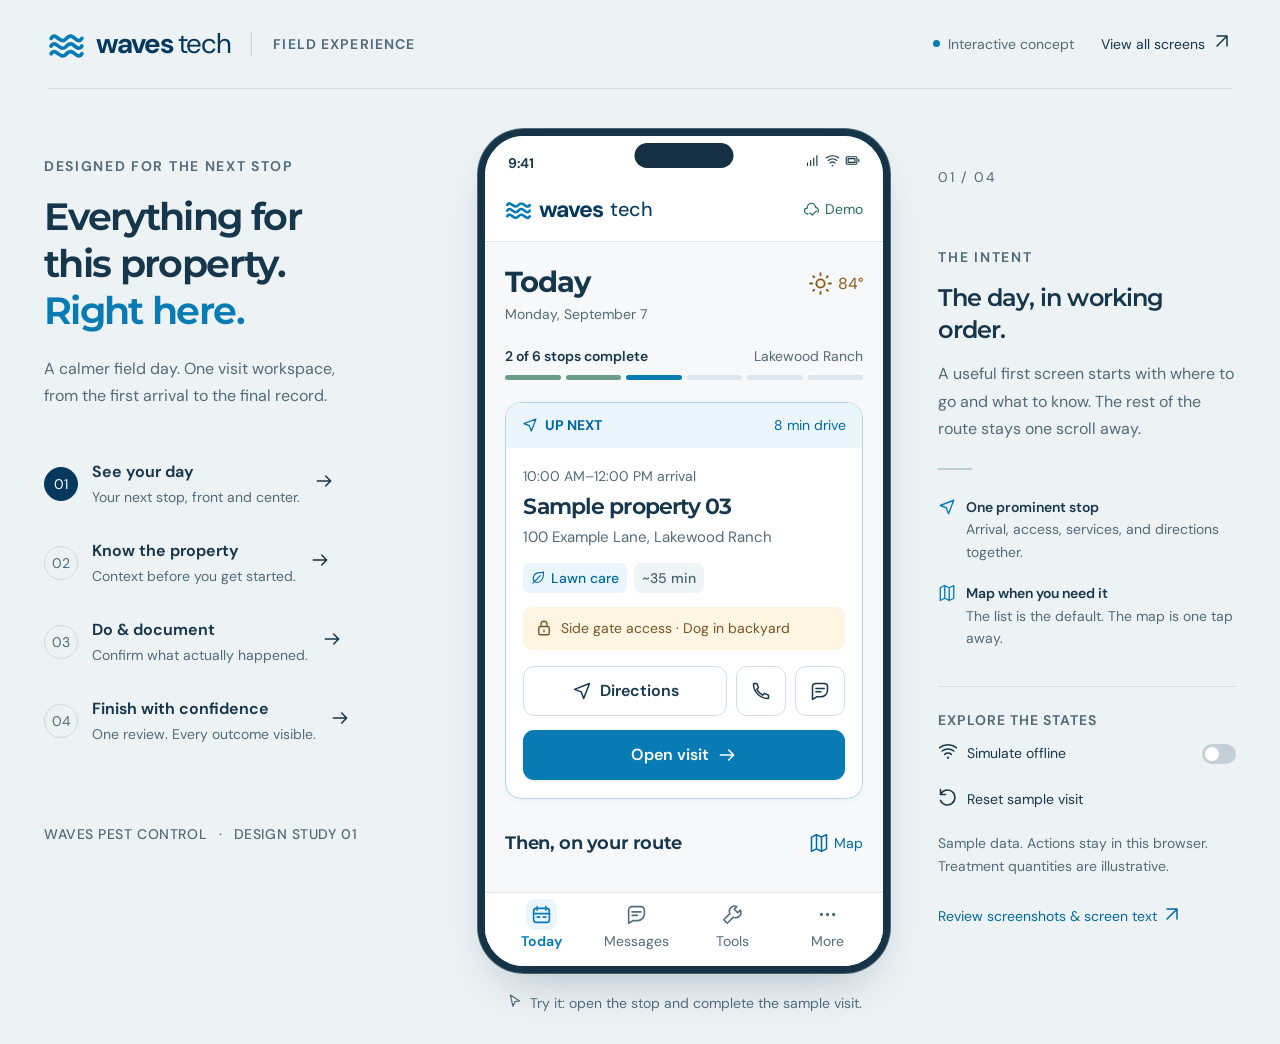
<file: index.html>
<!doctype html>
<html lang="en">
<head>
  <meta charset="utf-8">
  <meta name="viewport" content="width=device-width, initial-scale=1, viewport-fit=cover">
  <meta name="robots" content="index, follow">
  <meta name="theme-color" content="#04395e">
  <title>Waves Tech · Field experience concept</title>
  <link rel="stylesheet" href="style.css">
  <script src="app.js" defer></script>
<meta property="og:title" content="Waves Tech — Interactive UI Design"><meta property="og:description" content="Explore the proposed Waves Tech experience: Today, Current visit, Treatment, and Review and finish. Interactive concept with sample data."><meta property="og:image" content="https://wavespestcontrolfl.github.io/waves-tech-design-preview/design-board.png"><meta property="og:type" content="website"><meta name="twitter:card" content="summary_large_image">
</head>
<body>
  <header class="studio-header">
    <a class="studio-brand" href="index.html"><span class="brand-mark" data-icon="waves"></span><strong>waves<span>tech</span></strong><span class="studio-divider"></span><span class="studio-label">FIELD EXPERIENCE</span></a>
    <div class="studio-tools"><span class="concept-label"><i></i> Interactive concept</span><a href="board.html">View all screens <span data-icon="arrow-up-right"></span></a></div>
  </header>
  <main class="studio">
    <aside class="story">
      <div class="eyebrow">DESIGNED FOR THE NEXT STOP</div>
      <h1>Everything for<br>this property.<br><em>Right here.</em></h1>
      <p>A calmer field day. One visit workspace, from the first arrival to the final record.</p>
      <nav class="journey" aria-label="Preview screens">
        <button data-scene="today"><span>01</span><div><strong>See your day</strong><small>Your next stop, front and center.</small></div><span data-icon="arrow-right"></span></button>
        <button data-scene="visit"><span>02</span><div><strong>Know the property</strong><small>Context before you get started.</small></div><span data-icon="arrow-right"></span></button>
        <button data-scene="treatment"><span>03</span><div><strong>Do & document</strong><small>Confirm what actually happened.</small></div><span data-icon="arrow-right"></span></button>
        <button data-scene="review"><span>04</span><div><strong>Finish with confidence</strong><small>One review. Every outcome visible.</small></div><span data-icon="arrow-right"></span></button>
      </nav>
      <div class="story-foot">WAVES PEST CONTROL <span>·</span> DESIGN STUDY 01</div>
    </aside>
    <section class="device-area" aria-label="Interactive mobile preview">
      <div class="device"><div class="device-top"><span>9:41</span><div class="device-island"></div><div class="device-signals"><span data-icon="signal"></span><span data-icon="wifi"></span><span data-icon="battery"></span></div></div><div id="app" class="app"><header class="app-header"><div class="app-logo"><svg class="icon" viewBox="0 0 24 24" aria-hidden="true"><path d="M2 8c3-5 6 5 10 0s7 5 10 0M2 13c3-5 6 5 10 0s7 5 10 0M2 18c3-5 6 5 10 0s7 5 10 0"></path></svg>waves <small>tech</small></div><span class="sync-pill "><svg class="icon" viewBox="0 0 24 24" aria-hidden="true"><path d="M7 18H6a4 4 0 1 1 0-8 6 6 0 0 1 12-1 4.5 4.5 0 0 1 3 7"></path><path d="m10 17 3 3 6-6"></path></svg>Demo</span></header><div class="app-body"><div class="page-title-row"><div><h1>Today</h1><p class="subtext">Monday, September 7</p></div><div class="weather-icon"><svg class="icon" viewBox="0 0 24 24" aria-hidden="true"><circle cx="12" cy="12" r="4"></circle><path d="M12 2v2m0 16v2M2 12h2m16 0h2M5 5l1 1m12 12 1 1M5 19l1-1M18 6l1-1"></path></svg>84°</div></div><div class="progress-row"><strong>2 of 6 stops complete</strong><span>Lakewood Ranch</span></div><div class="progress-track" aria-label="2 of 6 stops complete"><span class="done"></span><span class="done"></span><span class="current"></span><span></span><span></span><span></span></div><article class="card next-card"><div class="card-topline"><span><svg class="icon" viewBox="0 0 24 24" aria-hidden="true"><path d="m21 3-7 18-3-8-8-3Z"></path></svg><strong>UP NEXT</strong></span><span>8 min drive</span></div><div class="card-main"><div class="subtext">10:00 AM–12:00 PM arrival</div><h2 style="margin-top:6px">Sample property 03</h2><p>100 Example Lane, Lakewood Ranch</p><div class="pills"><span class="pill blue"><svg class="icon" viewBox="0 0 24 24" aria-hidden="true"><path d="M20 3c-3 3-14-2-16 8-2 9 8 12 13 5 3-4 3-8 3-13ZM3 21 15 9"></path></svg>Lawn care</span><span class="pill">~35 min</span></div><div class="access-line"><svg class="icon" viewBox="0 0 24 24" aria-hidden="true"><rect x="5" y="10" width="14" height="11" rx="2"></rect><path d="M8 10V7a4 4 0 0 1 8 0v3m-4 5v2"></path></svg>Side gate access · Dog in backyard</div><div class="button-row"><button class="btn secondary" data-action="directions"><svg class="icon" viewBox="0 0 24 24" aria-hidden="true"><path d="m21 3-7 18-3-8-8-3Z"></path></svg>Directions</button><button class="btn secondary square" data-action="contact" aria-label="Call customer"><svg class="icon" viewBox="0 0 24 24" aria-hidden="true"><path d="M7 3H4a1 1 0 0 0-1 1c0 9 8 17 17 17a1 1 0 0 0 1-1v-3l-5-2-2 2a16 16 0 0 1-7-7l2-2Z"></path></svg></button><button class="btn secondary square" data-action="contact" aria-label="Message customer"><svg class="icon" viewBox="0 0 24 24" aria-hidden="true"><path d="M21 11a8 8 0 0 1-8 8H8l-5 3V7a4 4 0 0 1 4-4h10a4 4 0 0 1 4 4Z"></path><path d="M7 9h10M7 13h6"></path></svg></button></div><button class="btn primary wide" data-go="visit">Open visit<svg class="icon" viewBox="0 0 24 24" aria-hidden="true"><path d="M4 12h16m-6-6 6 6-6 6"></path></svg></button></div></article><div class="section-heading"><h2>Then, on your route</h2><button class="text-button" data-action="map"><svg class="icon" viewBox="0 0 24 24" aria-hidden="true"><path d="m3 5 6-3 6 3 6-3v17l-6 3-6-3-6 3Zm6-3v17m6-14v17"></path></svg>Map</button></div><div class="mini-route"><button class="stop-row" data-action="stop" data-stop="04"><span class="stop-number">04</span><div class="stop-description"><div class="stop-window">11:00 AM–1:00 PM</div><strong>Sample property 04</strong><p>200 Example Lane</p><span class="service-line">Quarterly pest</span></div><svg class="icon" viewBox="0 0 24 24" aria-hidden="true"><path d="m9 5 7 7-7 7"></path></svg></button><button class="stop-row" data-action="stop" data-stop="05"><span class="stop-number">05</span><div class="stop-description"><div class="stop-window">1:00–3:00 PM</div><strong>Sample property 05</strong><p>300 Example Lane</p><span class="service-line">Lawn care · Mosquito</span></div><svg class="icon" viewBox="0 0 24 24" aria-hidden="true"><path d="m9 5 7 7-7 7"></path></svg></button><button class="stop-row" data-action="stop" data-stop="06"><span class="stop-number">06</span><div class="stop-description"><div class="stop-window">2:00–4:00 PM</div><strong>Sample property 06</strong><p>400 Example Lane</p><span class="service-line">Quarterly pest</span></div><svg class="icon" viewBox="0 0 24 24" aria-hidden="true"><path d="m9 5 7 7-7 7"></path></svg></button></div><button class="completed-toggle" data-action="completed"><svg class="icon" viewBox="0 0 24 24" aria-hidden="true"><circle cx="12" cy="12" r="9"></circle><path d="m8 12 3 3 5-6"></path></svg>2 earlier stops completed<svg class="icon" viewBox="0 0 24 24" aria-hidden="true"><path d="m6 9 6 6 6-6"></path></svg></button><div class="sample-tag">Design preview · fictional properties</div></div><nav class="bottom-nav" aria-label="Tech navigation"><button data-go="today" class="active" aria-current="page"><svg class="icon" viewBox="0 0 24 24" aria-hidden="true"><rect x="3" y="5" width="18" height="16" rx="3"></rect><path d="M7 3v4m10-4v4M3 11h18m-14 4h3m4 0h3"></path></svg><span>Today</span></button><button data-go="messages" class=""><svg class="icon" viewBox="0 0 24 24" aria-hidden="true"><path d="M21 11a8 8 0 0 1-8 8H8l-5 3V7a4 4 0 0 1 4-4h10a4 4 0 0 1 4 4Z"></path><path d="M7 9h10M7 13h6"></path></svg><span>Messages</span></button><button data-go="tools" class=""><svg class="icon" viewBox="0 0 24 24" aria-hidden="true"><path d="m14 6 4 4 3-3a6 6 0 0 1-8 8l-7 7-4-4 7-7a6 6 0 0 1 8-8Z"></path></svg><span>Tools</span></button><button data-go="more" class=""><svg class="icon" viewBox="0 0 24 24" aria-hidden="true"><circle cx="5" cy="12" r="1"></circle><circle cx="12" cy="12" r="1"></circle><circle cx="19" cy="12" r="1"></circle></svg><span>More</span></button></nav></div></div>
      <div class="device-caption"><span data-icon="pointer"></span> Try it: open the stop and complete the sample visit.</div>
    </section>
    <aside class="design-notes">
      <div class="note-index" id="note-index">01 / 04</div><div class="eyebrow">THE INTENT</div>
      <h2 id="note-title"></h2><p id="note-copy"></p>
      <div class="note-rule"></div><div id="note-details"></div>
      <div class="preview-controls"><div class="eyebrow">EXPLORE THE STATES</div><button id="connection-toggle"><span data-icon="wifi"></span><span>Simulate offline</span><span class="toggle-track"></span></button><button id="reset-demo"><span data-icon="rotate"></span>Reset sample visit</button><p>Sample data. Actions stay in this browser. Treatment quantities are illustrative.</p></div>
      <a class="map-link" href="review.html">Review screenshots & screen text <span data-icon="arrow-up-right"></span></a>
    </aside>
  </main>
  <dialog id="sheet" aria-labelledby="sheet-title"><div class="sheet-head"><h2 id="sheet-title"></h2><button class="icon-button" id="close-sheet" aria-label="Close dialog"><span data-icon="x"></span></button></div><div id="sheet-content"></div></dialog>
  <div id="toast" class="toast" role="status" aria-live="polite"></div>
</body>
</html>
</file>
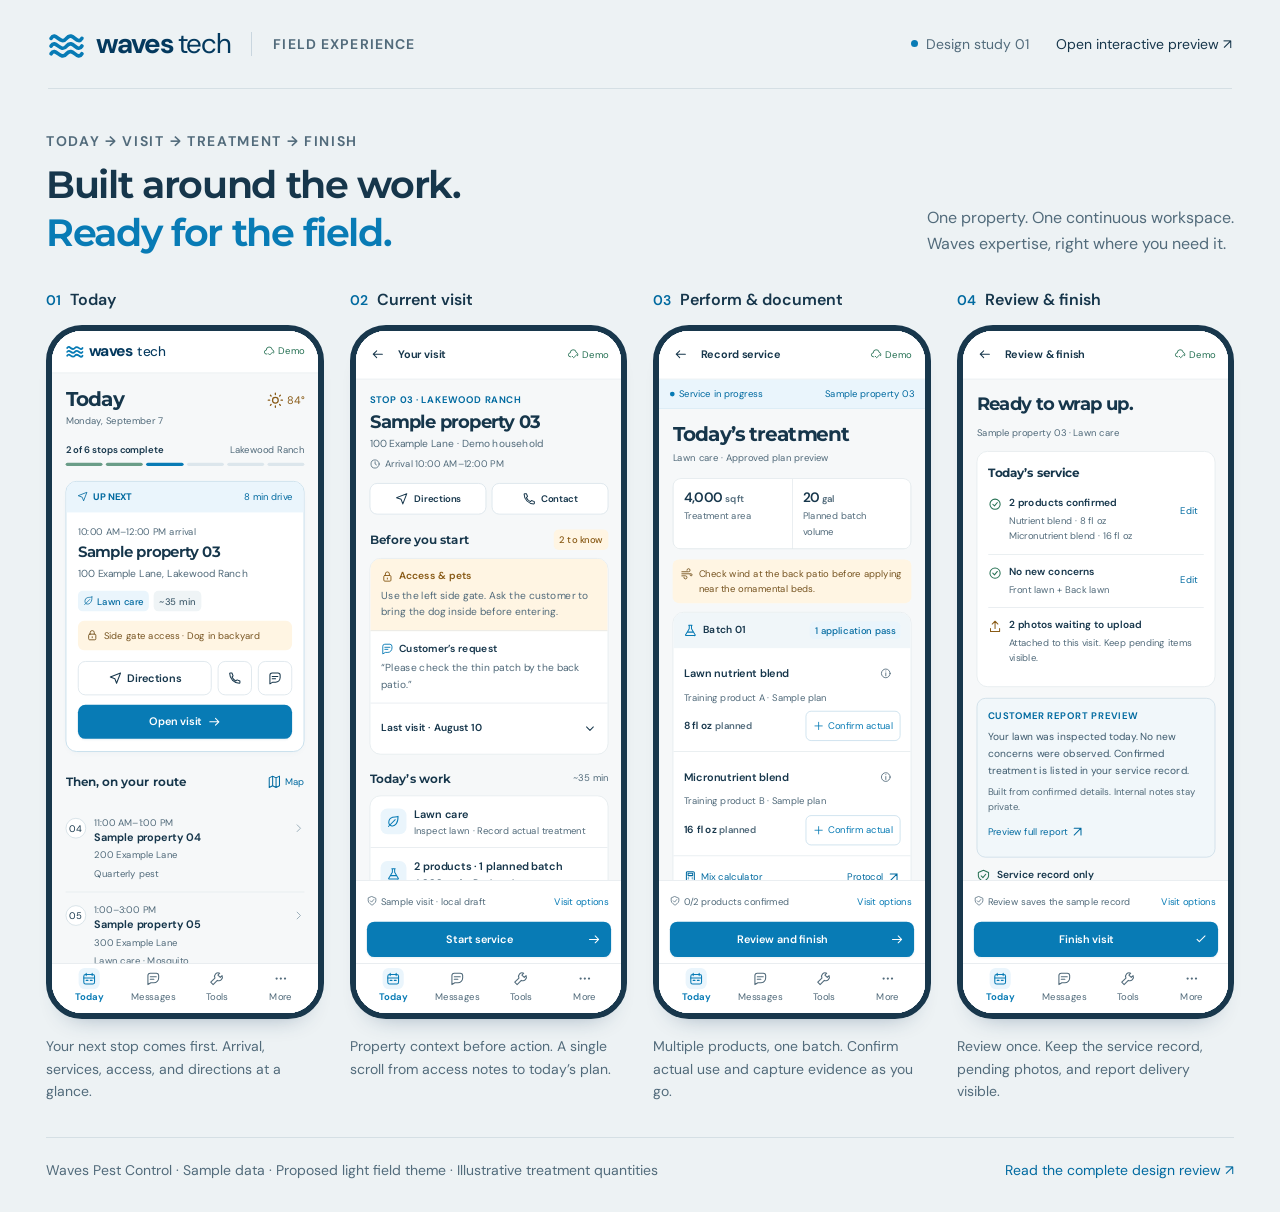
<file: board.html>
<!doctype html>
<html lang="en">
<head>
  <meta charset="utf-8"><meta name="viewport" content="width=device-width, initial-scale=1"><meta name="robots" content="index, follow">
  <title>Waves Tech · Four-screen design board</title><link rel="stylesheet" href="style.css">
  <style>
    .board{max-width:1740px;margin:auto;padding:42px 46px 32px}.board-heading{display:flex;align-items:flex-end;justify-content:space-between;margin-bottom:32px}.board-heading h1{font-size:38px;line-height:1.25;font-weight:650;margin-top:10px}.board-heading p{color:var(--muted);max-width:330px;font-size:16px;line-height:1.6}.screens{display:grid;grid-template-columns:repeat(4,minmax(0,1fr));gap:26px}.screen-label{display:flex;gap:9px;align-items:center;font-size:16px;font-weight:600;margin-bottom:14px}.screen-label span{color:var(--blue-dark);font-size:14px}.board-device{border:6px solid #18374c;border-radius:36px;overflow:hidden;background:var(--page);box-shadow:0 16px 24px -20px #173c6070;height:854px;position:relative}.board-device iframe{display:block;border:0;width:390px;height:1000px;transform:scale(var(--scale,1));transform-origin:top left}.screen-note{font-size:14px;color:var(--muted);line-height:1.6;margin:16px 0 0}.board-footer{display:flex;justify-content:space-between;gap:20px;margin-top:34px;padding-top:22px;border-top:1px solid #d5dfe4;font-size:14px;color:var(--muted)}.board-footer a{color:var(--blue-dark)}@media(max-width:1000px){.screens{grid-template-columns:repeat(2,minmax(0,1fr))}.board-heading{display:block}.board-heading p{margin-top:15px}.board{padding:24px}.studio-header{display:flex;margin:0 24px}.studio-tools{display:none}.board-footer{display:block}.board-footer>a{display:block;margin-top:12px}}@media(max-width:530px){.screens{grid-template-columns:1fr}.board-heading h1{font-size:30px}.board{padding:20px}.studio-label,.studio-divider{display:none}.board-device{max-width:390px}.board-footer{line-height:1.7}}
  </style>
<meta property="og:title" content="Waves Tech — Four-Screen Design Board"><meta property="og:description" content="Explore the proposed Waves Tech experience: Today, Current visit, Treatment, and Review and finish. Interactive concept with sample data."><meta property="og:image" content="https://wavespestcontrolfl.github.io/waves-tech-design-preview/design-board.png"><meta property="og:type" content="website"><meta name="twitter:card" content="summary_large_image">
</head>
<body>
  <header class="studio-header"><a class="studio-brand" href="index.html"><span class="brand-mark"><svg class="icon" viewBox="0 0 24 24"><path d="M2 8c3-5 6 5 10 0s7 5 10 0M2 13c3-5 6 5 10 0s7 5 10 0M2 18c3-5 6 5 10 0s7 5 10 0"/></svg></span><strong>waves<span>tech</span></strong><span class="studio-divider"></span><span class="studio-label">FIELD EXPERIENCE</span></a><div class="studio-tools"><span class="concept-label"><i></i> Design study 01</span><a href="index.html">Open interactive preview ↗</a></div></header>
  <main class="board"><div class="board-heading"><div><div class="eyebrow">TODAY → VISIT → TREATMENT → FINISH</div><h1>Built around the work.<br><em>Ready for the field.</em></h1></div><p>One property. One continuous workspace.<br>Waves expertise, right where you need it.</p></div><div class="screens">
    <section><div class="screen-label"><span>01</span>Today</div><div class="board-device"><iframe title="Today design" src="index.html?scene=today&fixture=1"></iframe></div><p class="screen-note">Your next stop comes first. Arrival, services, access, and directions at a glance.</p></section>
    <section><div class="screen-label"><span>02</span>Current visit</div><div class="board-device"><iframe title="Visit design" src="index.html?scene=visit&fixture=1"></iframe></div><p class="screen-note">Property context before action. A single scroll from access notes to today’s plan.</p></section>
    <section><div class="screen-label"><span>03</span>Perform & document</div><div class="board-device"><iframe title="Treatment design" src="index.html?scene=treatment&fixture=1"></iframe></div><p class="screen-note">Multiple products, one batch. Confirm actual use and capture evidence as you go.</p></section>
    <section><div class="screen-label"><span>04</span>Review & finish</div><div class="board-device"><iframe title="Review design" src="index.html?scene=review&fixture=1"></iframe></div><p class="screen-note">Review once. Keep the service record, pending photos, and report delivery visible.</p></section>
  </div><footer class="board-footer"><span>Waves Pest Control · Sample data · Proposed light field theme · Illustrative treatment quantities</span><a href="review.html">Read the complete design review ↗</a></footer></main>
  <script>function sizeFrames(){document.querySelectorAll('.board-device').forEach(device=>{const scale=device.clientWidth/390;device.style.setProperty('--scale',scale);device.style.height=`${Math.round(1000*scale)+12}px`;});}sizeFrames();window.addEventListener('resize',sizeFrames);</script>
</body>
</html>
</file>
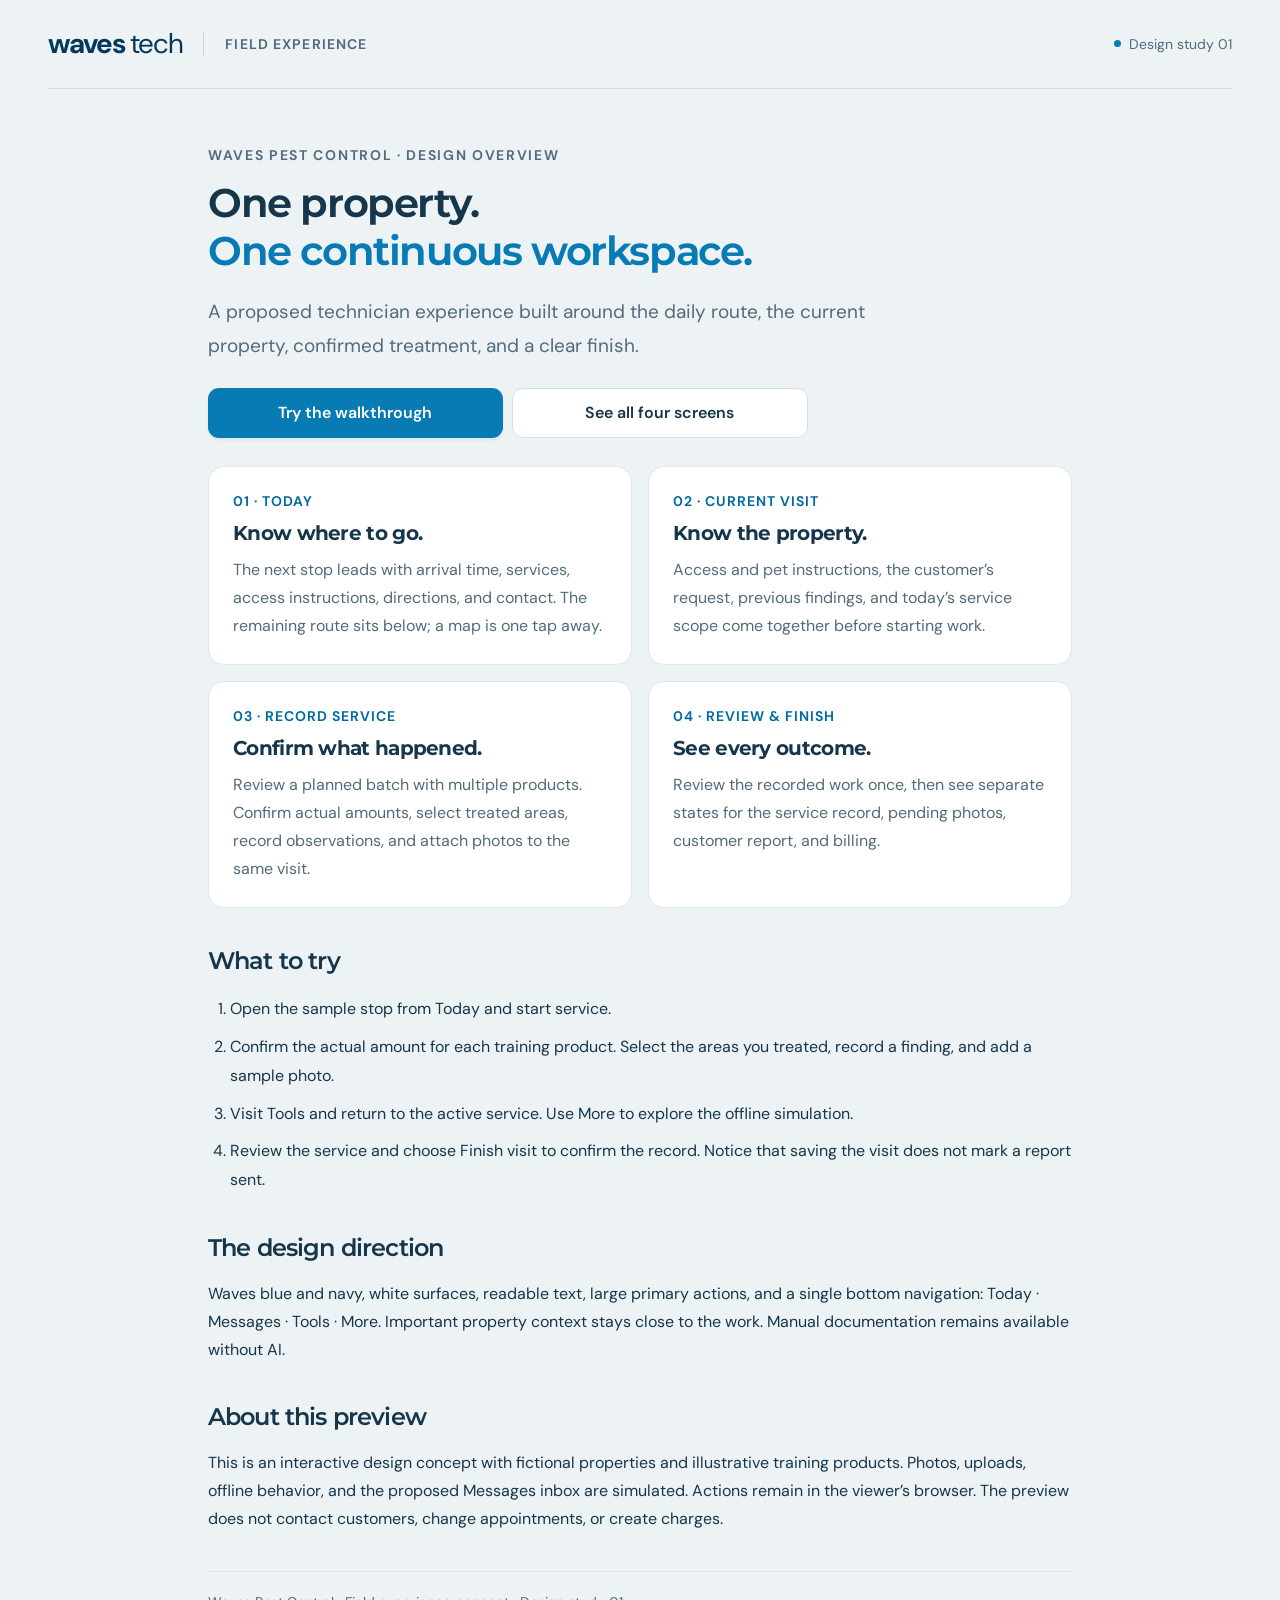
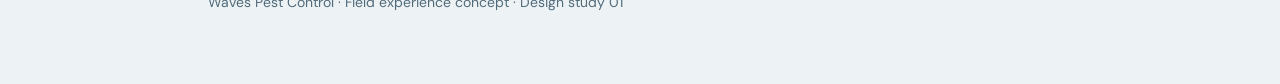
<file: overview.html>
<!doctype html>
<html lang="en">
<head>
  <meta charset="utf-8"><meta name="viewport" content="width=device-width, initial-scale=1, viewport-fit=cover"><meta name="robots" content="index, follow">
  <title>Waves Tech · Design overview</title><link rel="stylesheet" href="style.css">
  <style>
    .overview{max-width:920px;margin:auto;padding:56px 28px 72px}.overview h1{font-size:40px;font-weight:650;margin:14px 0 20px;line-height:1.2}.intro{font-size:19px;color:var(--muted);line-height:1.75;max-width:710px}.overview section{margin-top:36px}.overview h2{font-size:24px;font-weight:600;margin-bottom:14px}.overview p{line-height:1.75}.overview-grid{display:grid;grid-template-columns:1fr 1fr;gap:16px;margin-top:28px}.overview-grid article{padding:24px}.overview-grid h3{font-size:20px;margin:8px 0}.overview-grid p{font-size:16px;color:var(--muted)}.overview .button-row{margin-top:26px;max-width:600px}.overview .eyelabel{color:var(--blue-dark)}.overview-list{padding-left:22px;line-height:1.8}.overview-list li{margin-bottom:9px}.overview-footer{margin-top:38px;padding-top:20px;border-top:1px solid var(--line);font-size:14px;color:var(--muted)}@media(max-width:760px){.overview{padding-top:calc(32px + env(safe-area-inset-top,0px))}.overview h1{font-size:32px}.overview-grid{grid-template-columns:1fr}.overview .button-row{flex-direction:column}.studio-header{display:flex;margin:0 24px}.studio-label,.studio-divider,.studio-tools{display:none}}
  </style>
<meta property="og:title" content="Waves Tech — Design Overview"><meta property="og:description" content="Explore the proposed Waves Tech experience: Today, Current visit, Treatment, and Review and finish. Interactive concept with sample data."><meta property="og:image" content="https://wavespestcontrolfl.github.io/waves-tech-design-preview/design-board.png"><meta property="og:type" content="website"><meta name="twitter:card" content="summary_large_image">
</head>
<body>
  <header class="studio-header"><a class="studio-brand" href="index.html"><strong>waves<span>tech</span></strong><span class="studio-divider"></span><span class="studio-label">FIELD EXPERIENCE</span></a><div class="studio-tools"><span class="concept-label"><i></i> Design study 01</span></div></header>
  <main class="overview"><div class="eyebrow">WAVES PEST CONTROL · DESIGN OVERVIEW</div><h1>One property.<br><em>One continuous workspace.</em></h1><p class="intro">A proposed technician experience built around the daily route, the current property, confirmed treatment, and a clear finish.</p><div class="button-row"><a class="btn primary" href="index.html">Try the walkthrough</a><a class="btn secondary" href="board.html">See all four screens</a></div>
    <div class="overview-grid">
      <article class="card"><div class="eyelabel">01 · Today</div><h3>Know where to go.</h3><p>The next stop leads with arrival time, services, access instructions, directions, and contact. The remaining route sits below; a map is one tap away.</p></article>
      <article class="card"><div class="eyelabel">02 · Current visit</div><h3>Know the property.</h3><p>Access and pet instructions, the customer’s request, previous findings, and today’s service scope come together before starting work.</p></article>
      <article class="card"><div class="eyelabel">03 · Record service</div><h3>Confirm what happened.</h3><p>Review a planned batch with multiple products. Confirm actual amounts, select treated areas, record observations, and attach photos to the same visit.</p></article>
      <article class="card"><div class="eyelabel">04 · Review & finish</div><h3>See every outcome.</h3><p>Review the recorded work once, then see separate states for the service record, pending photos, customer report, and billing.</p></article>
    </div>
    <section><h2>What to try</h2><ol class="overview-list"><li>Open the sample stop from Today and start service.</li><li>Confirm the actual amount for each training product. Select the areas you treated, record a finding, and add a sample photo.</li><li>Visit Tools and return to the active service. Use More to explore the offline simulation.</li><li>Review the service and choose Finish visit to confirm the record. Notice that saving the visit does not mark a report sent.</li></ol></section>
    <section><h2>The design direction</h2><p>Waves blue and navy, white surfaces, readable text, large primary actions, and a single bottom navigation: Today · Messages · Tools · More. Important property context stays close to the work. Manual documentation remains available without AI.</p></section>
    <section><h2>About this preview</h2><p>This is an interactive design concept with fictional properties and illustrative training products. Photos, uploads, offline behavior, and the proposed Messages inbox are simulated. Actions remain in the viewer’s browser. The preview does not contact customers, change appointments, or create charges.</p></section>
    <footer class="overview-footer">Waves Pest Control · Field experience concept · Design study 01</footer>
  </main>
</body>
</html>
</file>
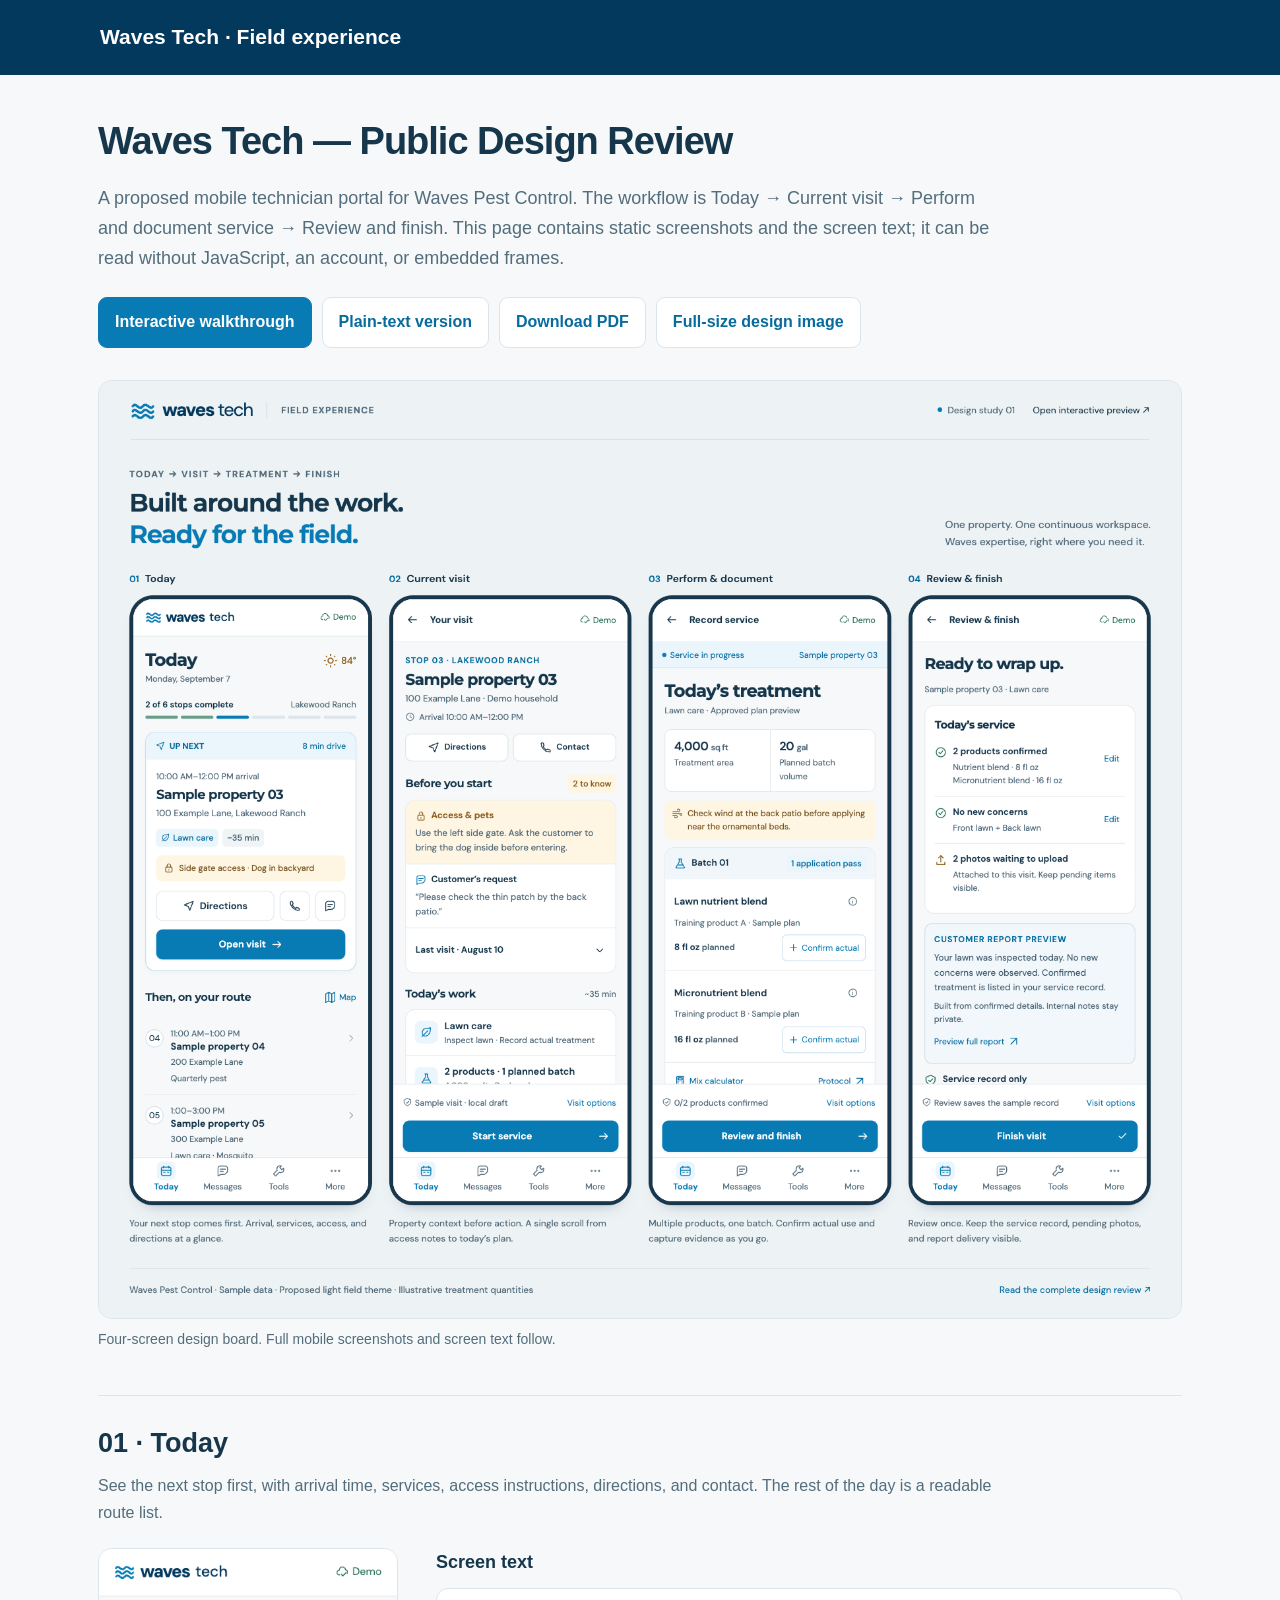
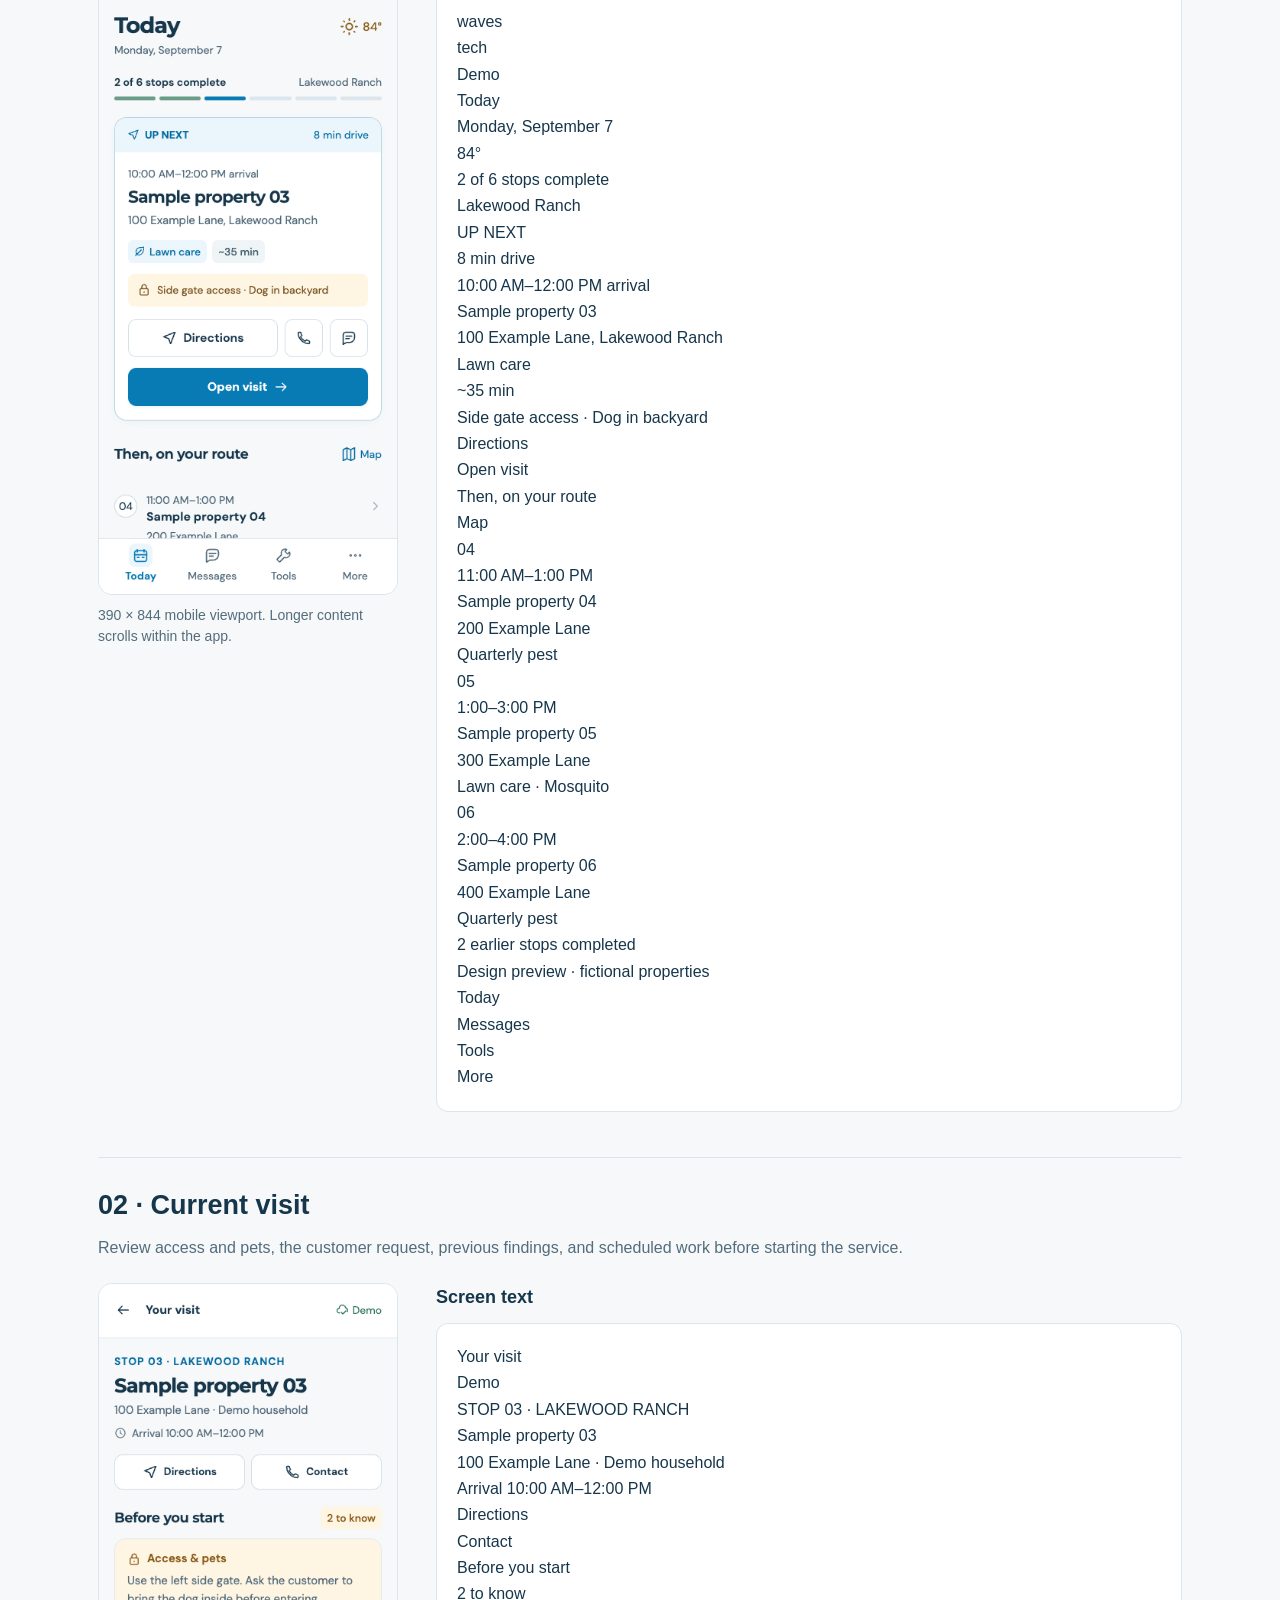
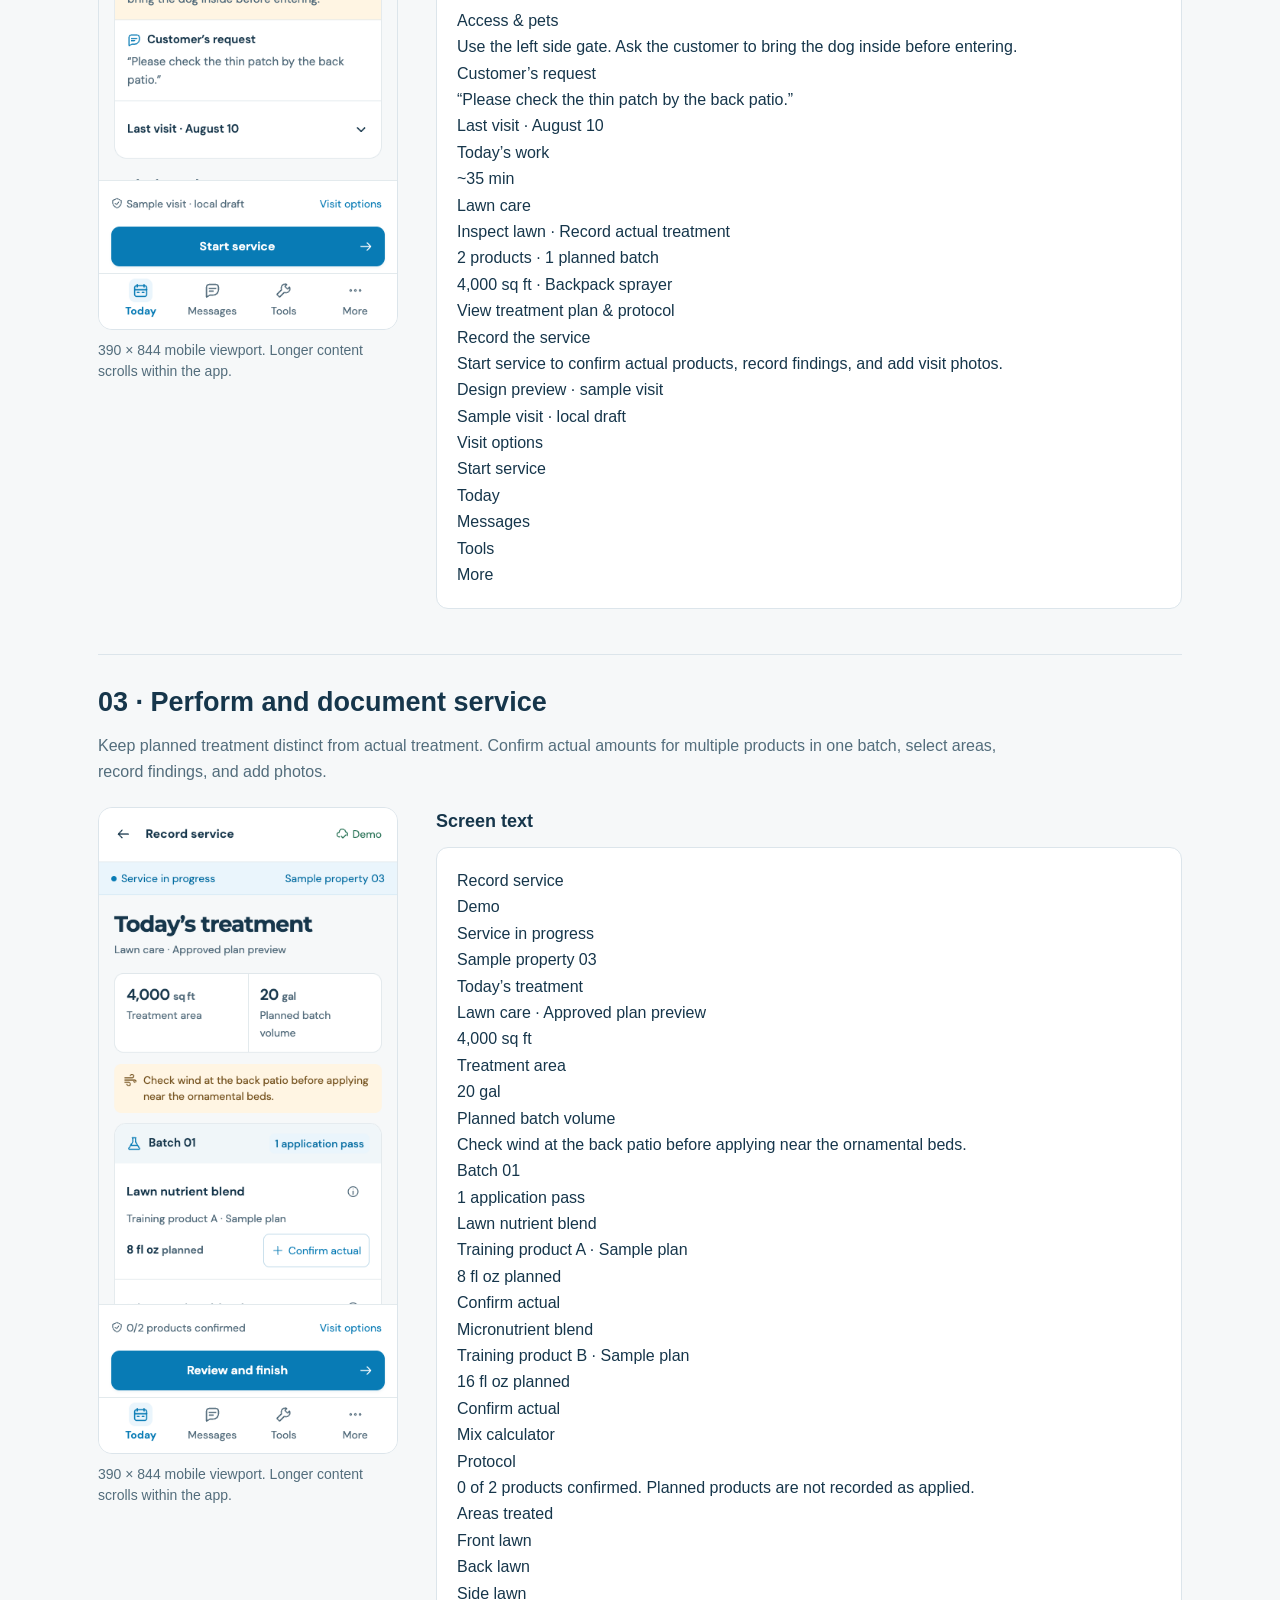
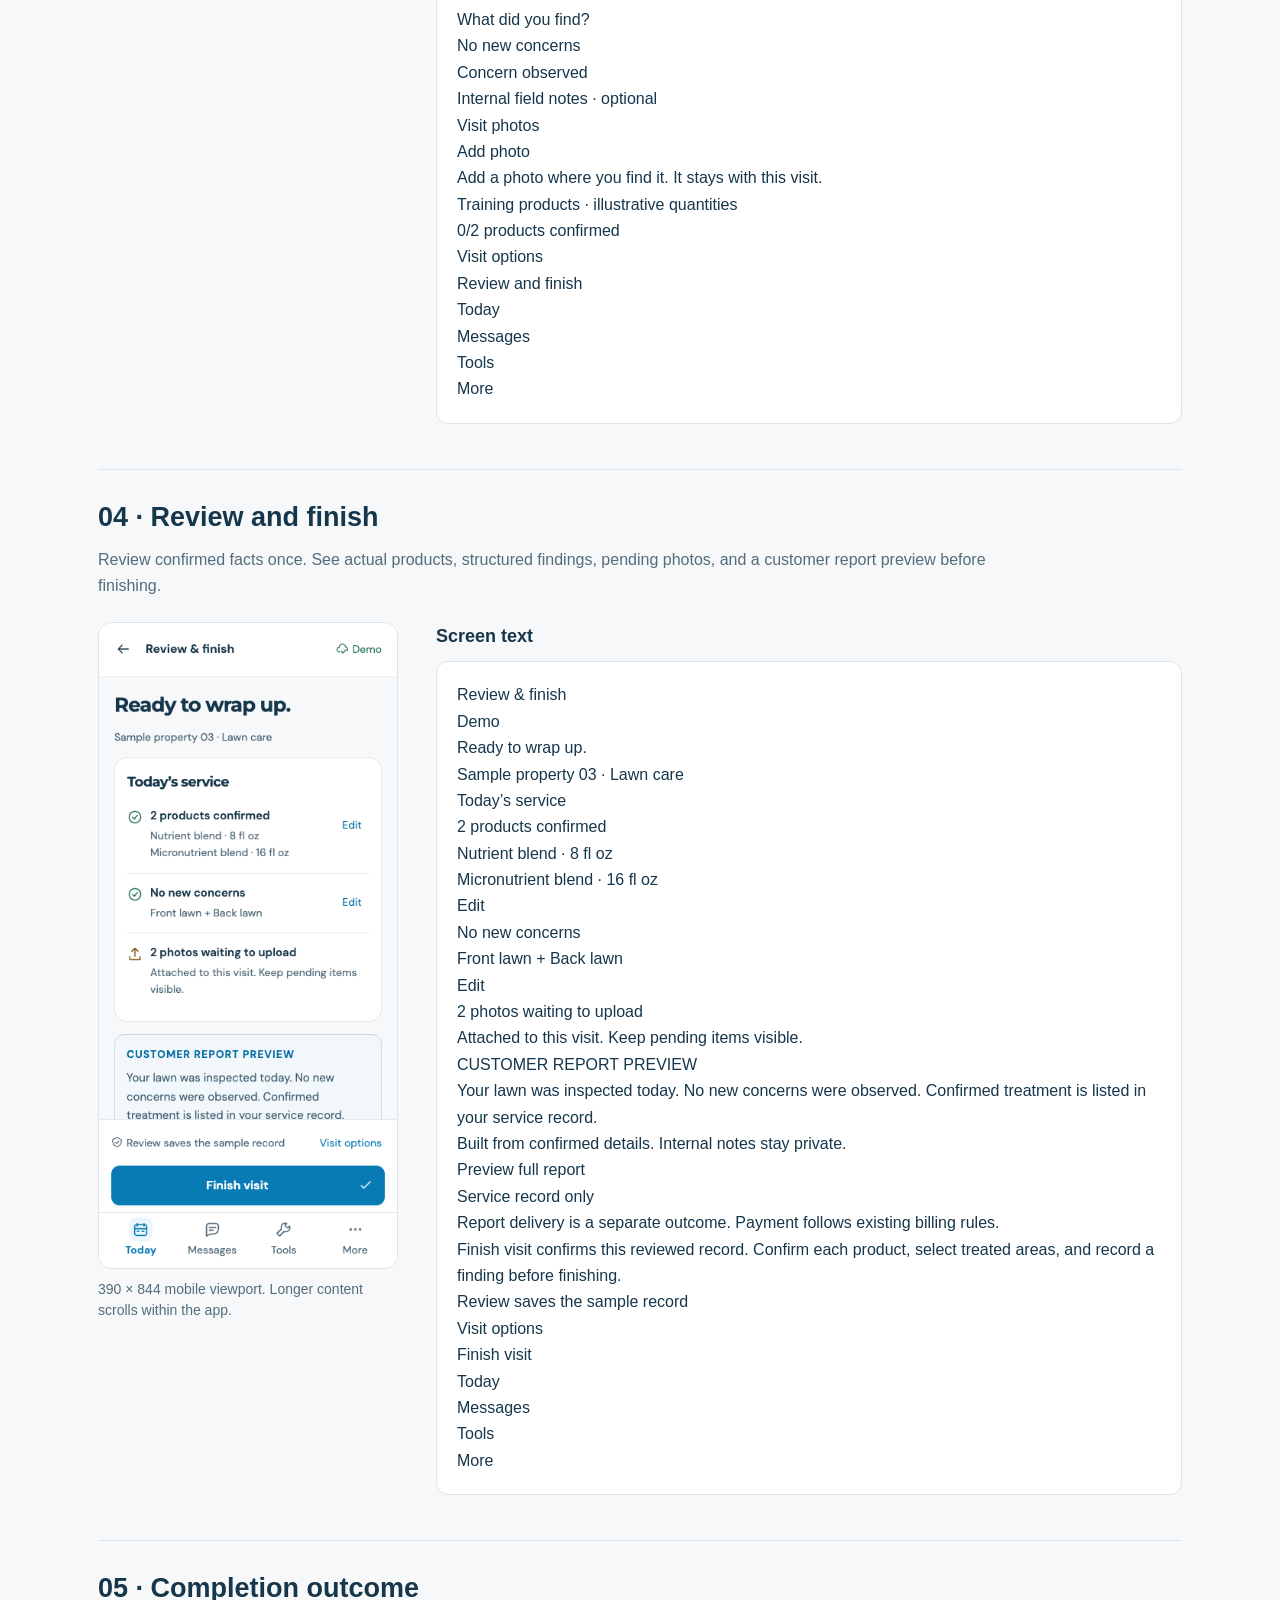
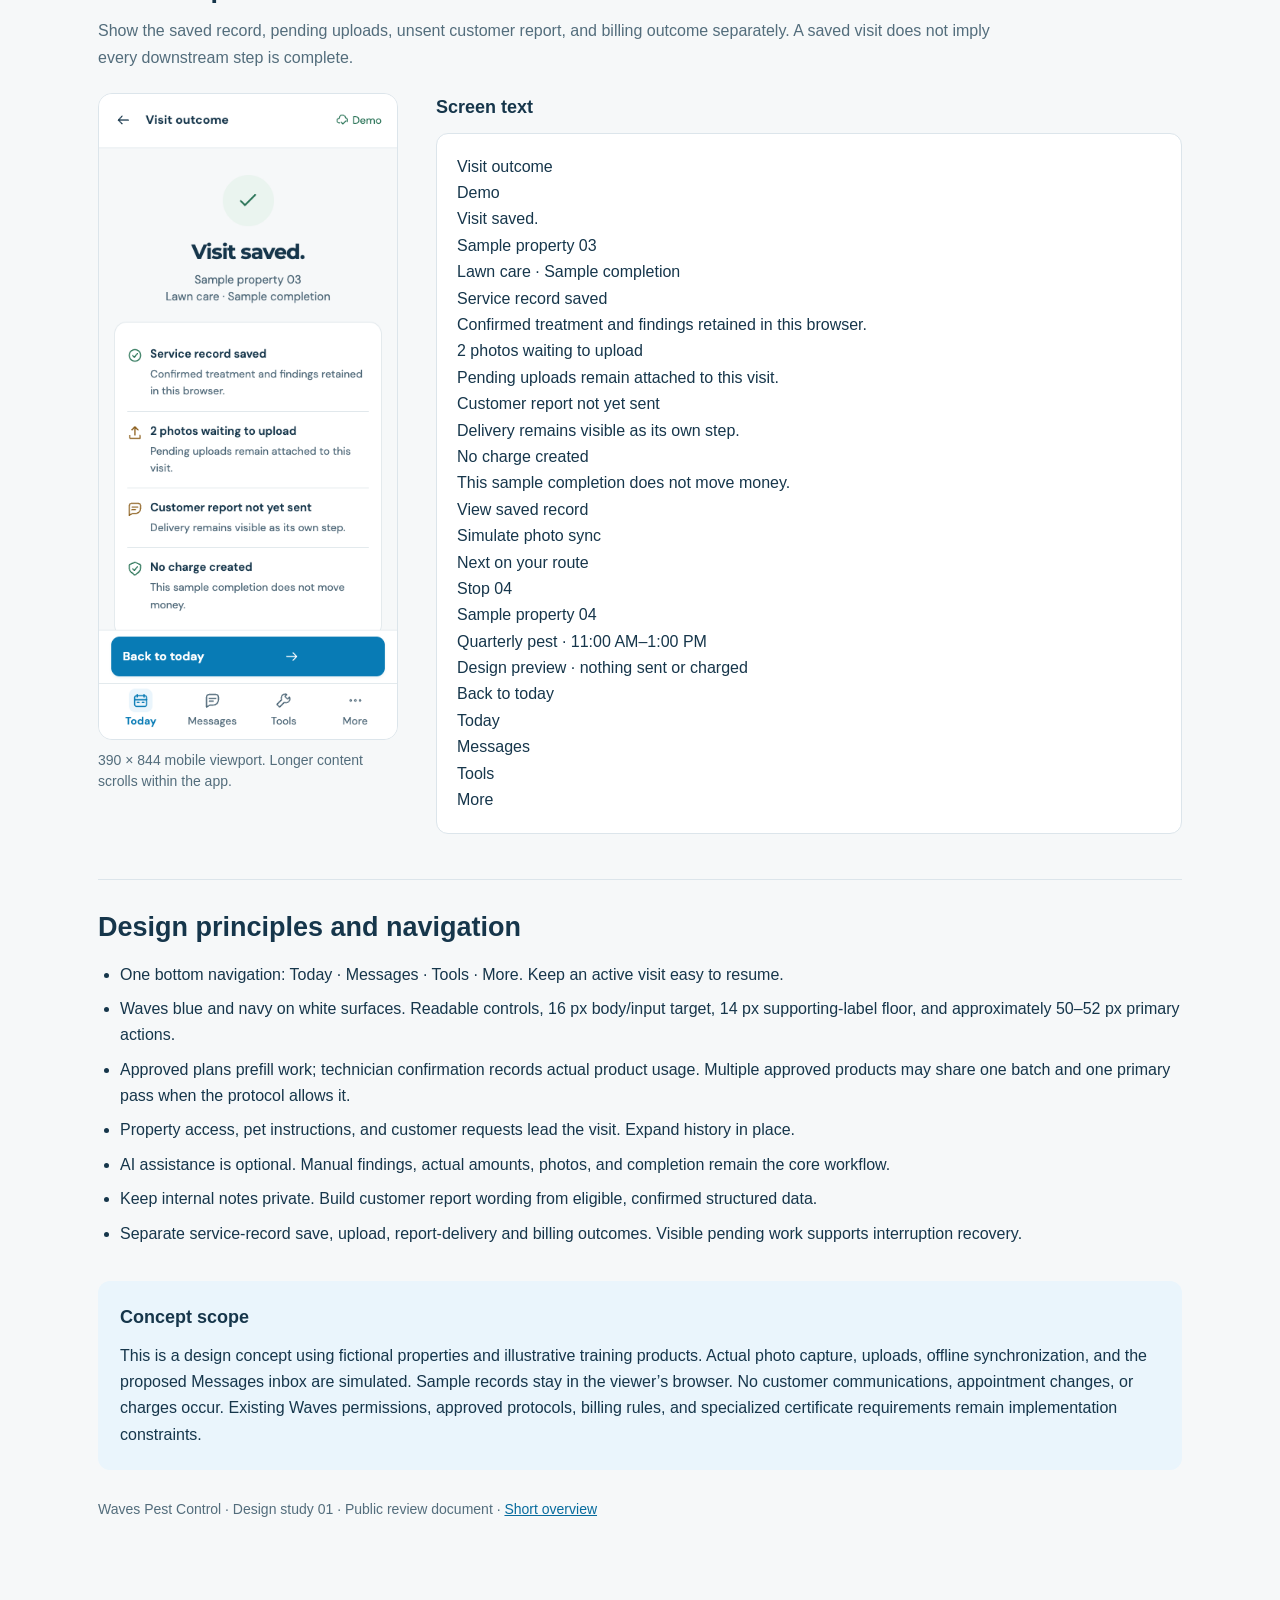
<file: review.html>
<!doctype html><html lang="en"><head><meta charset="utf-8"><meta name="viewport" content="width=device-width, initial-scale=1, viewport-fit=cover"><meta name="robots" content="index, follow"><title>Waves Tech — Public Design Review</title><meta property="og:title" content="Waves Tech — Public Design Review"><meta property="og:image" content="https://wavespestcontrolfl.github.io/waves-tech-design-preview/design-board.png"><link rel="alternate" type="text/plain" href="review.txt" title="Plain-text design review"><style>
 :root{color-scheme:light;--ink:#16364b;--muted:#536d7c;--blue:#087bb5;--line:#dce5eb}*{box-sizing:border-box}body{margin:0;background:#f6f8f9;color:var(--ink);font-family:-apple-system,BlinkMacSystemFont,'Segoe UI',sans-serif;font-size:16px;line-height:1.65}a{color:#076b9d}header{background:#04395e;color:#fff;padding:calc(20px + env(safe-area-inset-top,0px)) 28px 20px}header>div{max-width:1080px;margin:auto;font-size:21px;font-weight:650}main{max-width:1140px;margin:auto;padding:44px 28px 64px}h1{font-size:38px;line-height:1.2;letter-spacing:-1px;margin:0 0 20px}h2{font-size:27px;line-height:1.3;margin:0 0 12px}h3{font-size:18px;margin:0 0 10px}p{margin:0 0 18px}.intro{font-size:18px;max-width:910px;color:var(--muted)}.links{display:flex;gap:10px;flex-wrap:wrap;margin:24px 0 32px}.links a{display:flex;align-items:center;justify-content:center;padding:11px 16px;min-height:48px;background:white;border:1px solid var(--line);border-radius:9px;text-decoration:none;font-weight:600}.links a:first-child{background:var(--blue);color:white;border-color:var(--blue)}.board-image{display:block;width:100%;height:auto;border:1px solid var(--line);border-radius:14px}figure{margin:0}figcaption{font-size:14px;color:var(--muted);line-height:1.5;margin:10px 0 0}.screen-section{margin-top:45px;padding-top:30px;border-top:1px solid var(--line)}.purpose{color:var(--muted);max-width:900px}.screen-layout{display:grid;grid-template-columns:300px 1fr;gap:38px;margin-top:22px;align-items:start}.screen-layout img{display:block;width:100%;height:auto;border:1px solid var(--line);border-radius:14px}.screen-text{white-space:pre-wrap;overflow-wrap:anywhere;font:inherit;font-size:16px;margin:0;background:white;border:1px solid var(--line);border-radius:12px;padding:20px}.principles{padding-left:22px}.principles li{margin-bottom:8px}.scope{padding:22px;background:#eaf5fc;border-radius:12px;margin-top:34px}.scope p:last-child{margin:0}.footer{margin-top:28px;font-size:14px;color:var(--muted)}@media(max-width:700px){main{padding:30px 20px 48px}h1{font-size:30px}.screen-layout{grid-template-columns:1fr;gap:22px}.screen-layout figure{max-width:390px;margin:auto}.screen-text{font-size:16px}.links a{flex:1 1 145px}}@media print{@page{size:A4;margin:13mm}body{background:white;font-size:10pt}header{padding:9px 0;background:white;color:#04395e;border-bottom:1px solid #ddd}main{padding:15px 0;max-width:none}h1{font-size:27pt}h2{font-size:21pt}.intro,.purpose{font-size:11pt}.links{display:none}.board-image{max-height:180mm;object-fit:contain}.screen-section{break-before:page;margin:0;padding:10px 0;border:0}.screen-layout{grid-template-columns:61mm 1fr;gap:8mm}.screen-text{font-size:10pt;line-height:1.2;padding:10px}.screen-layout figure{break-inside:avoid}figcaption{font-size:8pt}.scope{break-inside:avoid}.footer{font-size:9pt}}
 </style></head><body><header><div>Waves Tech · Field experience</div></header><main><h1>Waves Tech — Public Design Review</h1><p class="intro">A proposed mobile technician portal for Waves Pest Control. The workflow is Today → Current visit → Perform and document service → Review and finish. This page contains static screenshots and the screen text; it can be read without JavaScript, an account, or embedded frames.</p><nav class="links" aria-label="Design formats"><a href="index.html">Interactive walkthrough</a><a href="review.txt">Plain-text version</a><a href="waves-tech-design-review.pdf">Download PDF</a><a href="design-board.png">Full-size design image</a></nav><figure><a href="design-board.png"><img class="board-image" src="design-board.png" width="1640" height="1420" alt="Four Waves Tech mobile designs side by side: Today route with next stop, property visit with access notes, planned multi-product treatment with actual-use confirmation, and review with pending photos and report status."></a><figcaption>Four-screen design board. Full mobile screenshots and screen text follow.</figcaption></figure><section class="screen-section" id="today"><h2>01 · Today</h2><p class="purpose">See the next stop first, with arrival time, services, access instructions, directions, and contact. The rest of the day is a readable route list.</p><div class="screen-layout"><figure><a href="screenshots/mobile-today-390.png"><img src="screenshots/mobile-today-390.png" width="390" height="844" alt="01 · Today mobile UI: See the next stop first, with arrival time, services, access instructions, directions, and contact. The rest of the day is a readable route list."></a><figcaption>390 × 844 mobile viewport. Longer content scrolls within the app.</figcaption></figure><div><h3>Screen text</h3><pre class="screen-text">waves
tech
Demo
Today
Monday, September 7
84°
2 of 6 stops complete
Lakewood Ranch
UP NEXT
8 min drive
10:00 AM–12:00 PM arrival
Sample property 03
100 Example Lane, Lakewood Ranch
Lawn care
~35 min
Side gate access · Dog in backyard
Directions
Open visit
Then, on your route
Map
04
11:00 AM–1:00 PM
Sample property 04
200 Example Lane
Quarterly pest
05
1:00–3:00 PM
Sample property 05
300 Example Lane
Lawn care · Mosquito
06
2:00–4:00 PM
Sample property 06
400 Example Lane
Quarterly pest
2 earlier stops completed
Design preview · fictional properties
Today
Messages
Tools
More</pre></div></div></section>
<section class="screen-section" id="visit"><h2>02 · Current visit</h2><p class="purpose">Review access and pets, the customer request, previous findings, and scheduled work before starting the service.</p><div class="screen-layout"><figure><a href="screenshots/mobile-visit-390.png"><img src="screenshots/mobile-visit-390.png" width="390" height="844" alt="02 · Current visit mobile UI: Review access and pets, the customer request, previous findings, and scheduled work before starting the service."></a><figcaption>390 × 844 mobile viewport. Longer content scrolls within the app.</figcaption></figure><div><h3>Screen text</h3><pre class="screen-text">Your visit
Demo
STOP 03 · LAKEWOOD RANCH
Sample property 03
100 Example Lane · Demo household
Arrival 10:00 AM–12:00 PM
Directions
Contact
Before you start
2 to know
Access &amp; pets
Use the left side gate. Ask the customer to bring the dog inside before entering.
Customer’s request
“Please check the thin patch by the back patio.”
Last visit · August 10
Today’s work
~35 min
Lawn care
Inspect lawn · Record actual treatment
2 products · 1 planned batch
4,000 sq ft · Backpack sprayer
View treatment plan &amp; protocol
Record the service
Start service to confirm actual products, record findings, and add visit photos.
Design preview · sample visit
Sample visit · local draft
Visit options
Start service
Today
Messages
Tools
More</pre></div></div></section>
<section class="screen-section" id="treatment"><h2>03 · Perform and document service</h2><p class="purpose">Keep planned treatment distinct from actual treatment. Confirm actual amounts for multiple products in one batch, select areas, record findings, and add photos.</p><div class="screen-layout"><figure><a href="screenshots/mobile-treatment-390.png"><img src="screenshots/mobile-treatment-390.png" width="390" height="844" alt="03 · Perform and document service mobile UI: Keep planned treatment distinct from actual treatment. Confirm actual amounts for multiple products in one batch, select areas, record findings, and add photos."></a><figcaption>390 × 844 mobile viewport. Longer content scrolls within the app.</figcaption></figure><div><h3>Screen text</h3><pre class="screen-text">Record service
Demo
Service in progress
Sample property 03
Today’s treatment
Lawn care · Approved plan preview
4,000 sq ft
Treatment area
20 gal
Planned batch volume
Check wind at the back patio before applying near the ornamental beds.
Batch 01
1 application pass
Lawn nutrient blend
Training product A · Sample plan
8 fl oz planned
Confirm actual
Micronutrient blend
Training product B · Sample plan
16 fl oz planned
Confirm actual
Mix calculator
Protocol
0 of 2 products confirmed. Planned products are not recorded as applied.
Areas treated
Front lawn
Back lawn
Side lawn
What did you find?
No new concerns
Concern observed
Internal field notes · optional
Visit photos
Add photo
Add a photo where you find it. It stays with this visit.
Training products · illustrative quantities
0/2 products confirmed
Visit options
Review and finish
Today
Messages
Tools
More</pre></div></div></section>
<section class="screen-section" id="review"><h2>04 · Review and finish</h2><p class="purpose">Review confirmed facts once. See actual products, structured findings, pending photos, and a customer report preview before finishing.</p><div class="screen-layout"><figure><a href="screenshots/mobile-review-390.png"><img src="screenshots/mobile-review-390.png" width="390" height="844" alt="04 · Review and finish mobile UI: Review confirmed facts once. See actual products, structured findings, pending photos, and a customer report preview before finishing."></a><figcaption>390 × 844 mobile viewport. Longer content scrolls within the app.</figcaption></figure><div><h3>Screen text</h3><pre class="screen-text">Review &amp; finish
Demo
Ready to wrap up.
Sample property 03 · Lawn care
Today’s service
2 products confirmed
Nutrient blend · 8 fl oz
Micronutrient blend · 16 fl oz
Edit
No new concerns
Front lawn + Back lawn
Edit
2 photos waiting to upload
Attached to this visit. Keep pending items visible.
CUSTOMER REPORT PREVIEW
Your lawn was inspected today. No new concerns were observed. Confirmed treatment is listed in your service record.
Built from confirmed details. Internal notes stay private.
Preview full report
Service record only
Report delivery is a separate outcome. Payment follows existing billing rules.
Finish visit confirms this reviewed record. Confirm each product, select treated areas, and record a finding before finishing.
Review saves the sample record
Visit options
Finish visit
Today
Messages
Tools
More</pre></div></div></section>
<section class="screen-section" id="success"><h2>05 · Completion outcome</h2><p class="purpose">Show the saved record, pending uploads, unsent customer report, and billing outcome separately. A saved visit does not imply every downstream step is complete.</p><div class="screen-layout"><figure><a href="screenshots/mobile-completion-390.png"><img src="screenshots/mobile-completion-390.png" width="390" height="844" alt="05 · Completion outcome mobile UI: Show the saved record, pending uploads, unsent customer report, and billing outcome separately. A saved visit does not imply every downstream step is complete."></a><figcaption>390 × 844 mobile viewport. Longer content scrolls within the app.</figcaption></figure><div><h3>Screen text</h3><pre class="screen-text">Visit outcome
Demo
Visit saved.
Sample property 03
Lawn care · Sample completion
Service record saved
Confirmed treatment and findings retained in this browser.
2 photos waiting to upload
Pending uploads remain attached to this visit.
Customer report not yet sent
Delivery remains visible as its own step.
No charge created
This sample completion does not move money.
View saved record
Simulate photo sync
Next on your route
Stop 04
Sample property 04
Quarterly pest · 11:00 AM–1:00 PM
Design preview · nothing sent or charged
Back to today
Today
Messages
Tools
More</pre></div></div></section><section class="screen-section"><h2>Design principles and navigation</h2><ul class="principles"><li>One bottom navigation: Today · Messages · Tools · More. Keep an active visit easy to resume.</li><li>Waves blue and navy on white surfaces. Readable controls, 16 px body/input target, 14 px supporting-label floor, and approximately 50–52 px primary actions.</li><li>Approved plans prefill work; technician confirmation records actual product usage. Multiple approved products may share one batch and one primary pass when the protocol allows it.</li><li>Property access, pet instructions, and customer requests lead the visit. Expand history in place.</li><li>AI assistance is optional. Manual findings, actual amounts, photos, and completion remain the core workflow.</li><li>Keep internal notes private. Build customer report wording from eligible, confirmed structured data.</li><li>Separate service-record save, upload, report-delivery and billing outcomes. Visible pending work supports interruption recovery.</li></ul><div class="scope"><h3>Concept scope</h3><p>This is a design concept using fictional properties and illustrative training products. Actual photo capture, uploads, offline synchronization, and the proposed Messages inbox are simulated. Sample records stay in the viewer’s browser. No customer communications, appointment changes, or charges occur. Existing Waves permissions, approved protocols, billing rules, and specialized certificate requirements remain implementation constraints.</p></div></section><p class="footer">Waves Pest Control · Design study 01 · Public review document · <a href="overview.html">Short overview</a></p></main></body></html>
</file>
<file: style.css>
@import url('https://fonts.googleapis.com/css2?family=DM+Sans:wght@400;450;500;550;600;650;700&family=Montserrat:wght@500;600;650;700;750&display=swap');

:root{--navy:#04395e;--blue:#087bb5;--blue-dark:#006aa0;--blue-pale:#eaf5fc;--ink:#16364b;--muted:#526b7b;--line:#e0e7eb;--page:#f6f8f9;--green:#267154;--green-pale:#eaf4ef;--amber:#895b17;--amber-pale:#fff5e3;--font:'DM Sans',-apple-system,BlinkMacSystemFont,'Segoe UI',sans-serif;--heading:'Montserrat',var(--font)}
*{box-sizing:border-box}body{margin:0;color:var(--ink);background:#edf2f4;font-family:var(--font);font-size:16px;line-height:1.45}button,input,textarea,select{font:inherit}button,a{-webkit-tap-highlight-color:transparent}button{cursor:pointer}a{color:inherit;text-decoration:none}button{color:inherit}svg.icon{width:20px;height:20px;stroke:currentColor;fill:none;stroke-width:1.8;stroke-linecap:round;stroke-linejoin:round;flex-shrink:0}button:focus-visible,a:focus-visible{outline:3px solid #0087cc;outline-offset:3px}button:disabled{cursor:not-allowed;opacity:.48}h1,h2,h3,p{margin:0}h1,h2,h3{font-family:var(--heading);letter-spacing:-.035em}button{border:0;background:none}small{font-size:14px}em{font-style:normal;color:var(--blue)}
.studio-header{height:89px;margin:0 48px;display:flex;align-items:center;justify-content:space-between;border-bottom:1px solid #d5dfe4}.studio-brand{display:flex;gap:11px;align-items:center}.brand-mark{display:grid;place-items:center;color:var(--blue)}.brand-mark .icon{width:37px;height:37px;stroke-width:2.4}.studio-brand strong{font-size:28px;letter-spacing:-1.3px;color:var(--navy)}.studio-brand strong>span{font-weight:400;margin-left:5px}.studio-divider{height:24px;width:1px;background:#c9d6df;margin:0 10px}.studio-label,.eyebrow{font-size:14px;letter-spacing:.12em;font-weight:650}.studio-label{color:var(--muted);letter-spacing:.08em}.studio-tools{display:flex;gap:27px;align-items:center;font-size:14px}.studio-tools a{display:flex;align-items:center;gap:7px;min-height:44px}.concept-label{display:flex;gap:8px;align-items:center;color:var(--muted)}.concept-label i{width:7px;height:7px;border-radius:50%;background:var(--blue)}
.studio{max-width:1380px;margin:0 auto;padding:40px 44px 30px;display:grid;grid-template-columns:minmax(275px,1fr) 412px minmax(220px,.77fr);gap:48px;align-items:start}.story{padding-top:27px}.eyebrow{color:var(--muted)}.story h1{font-size:38px;line-height:1.23;margin:18px 0 20px;letter-spacing:-1.65px;font-weight:650}.story>p{max-width:300px;color:var(--muted);line-height:1.7}.journey{display:grid;gap:3px;margin-top:37px}.journey button{display:flex;text-align:left;align-items:center;gap:14px;padding:14px 12px 14px 0;border-radius:12px;min-height:76px}.journey button>span:first-child{font-size:14px;color:var(--muted);border:1px solid #cddae1;width:34px;height:34px;display:grid;place-items:center;border-radius:50%;flex-shrink:0}.journey strong{display:block;font-size:16px;font-weight:650}.journey small{display:block;color:var(--muted);margin-top:4px}.journey button>.icon{margin-left:auto;width:17px;opacity:0}.journey button.selected>span:first-child{background:var(--navy);border-color:var(--navy);color:white}.journey button.selected>.icon{opacity:1;color:var(--blue)}.journey button:hover{background:#e4edf1}.story-foot{margin-top:65px;font-size:14px;font-weight:500;color:var(--muted);letter-spacing:.04em}.story-foot span{margin:0 7px}
.device-area{min-width:0}.device{height:844px;width:412px;border:7px solid #163448;border-radius:46px;background:var(--page);box-shadow:0 22px 50px -22px #234b6360,0 0 0 1px #526977;overflow:hidden;display:flex;flex-direction:column}.device-top{height:44px;flex-shrink:0;padding:10px 23px 0;display:flex;justify-content:space-between;align-items:center;position:relative;background:white;color:#183647;font-size:14px;font-weight:650}.device-island{position:absolute;width:99px;height:25px;border-radius:20px;top:7px;left:50%;transform:translateX(-50%);background:#153043}.device-signals{display:flex;gap:5px}.device-signals .icon{width:15px;height:15px}.device-caption{display:flex;justify-content:center;gap:7px;font-size:14px;color:var(--muted);margin-top:20px}.device-caption .icon{width:16px;height:16px}.app{flex:1;min-height:0;display:flex;flex-direction:column;position:relative;background:var(--page)}
.design-notes{padding-top:38px}.note-index{font-size:14px;letter-spacing:.12em;color:var(--muted);margin-bottom:60px}.design-notes h2{font-size:24px;line-height:1.35;margin:14px 0;font-weight:600}.design-notes>p{font-size:16px;line-height:1.7;color:var(--muted)}.note-rule{width:34px;height:2px;background:#bdcfd9;margin:26px 0}.detail-note{display:flex;gap:10px;margin:0 0 19px;font-size:14px;line-height:1.6;color:var(--muted)}.detail-note>.icon{width:18px;height:18px;margin-top:2px;color:var(--blue)}.detail-note strong{color:var(--ink);font-weight:600}.preview-controls{border-top:1px solid #d5dfe4;margin-top:37px;padding-top:23px}.preview-controls .eyebrow{font-size:14px;letter-spacing:.07em}.preview-controls button{display:flex;align-items:center;gap:9px;text-align:left;font-size:14px;padding:10px 0;min-height:46px;width:100%}.preview-controls p{font-size:14px;line-height:1.65;color:var(--muted);margin-top:9px}.toggle-track{height:20px;width:34px;border-radius:20px;background:#c3d0d8;position:relative;margin-left:auto}.toggle-track:after{content:'';position:absolute;height:14px;width:14px;left:3px;top:3px;border-radius:100%;background:white}.is-offline .toggle-track{background:var(--amber)}.is-offline .toggle-track:after{left:17px}.map-link{display:flex;gap:5px;align-items:center;margin-top:26px;font-size:14px;color:var(--blue-dark)}
.app-header{padding:12px 20px 14px;background:white;display:flex;align-items:center;justify-content:space-between;min-height:62px;border-bottom:1px solid var(--line)}.app-logo{display:flex;gap:7px;align-items:center;font-size:23px;font-weight:700;letter-spacing:-1px;color:var(--navy)}.app-logo .icon{width:27px;height:27px;color:var(--blue);stroke-width:2.3}.app-logo small{font-weight:450;letter-spacing:0;font-size:20px}.app-header-title{display:flex;gap:7px;align-items:center;font-weight:650}.app-header-title .icon-button{margin-left:-10px}.icon-button{display:grid;place-items:center;min-width:44px;min-height:44px;border-radius:10px}.icon-button:hover{background:var(--blue-pale)}.sync-pill{display:flex;gap:5px;align-items:center;color:var(--green);font-size:14px}.sync-pill .icon{width:17px;height:17px}.sync-pill.offline{color:var(--amber)}.app-body{overflow-y:auto;overscroll-behavior:contain;scrollbar-width:none;padding:22px 20px;flex:1;min-height:0}.app-body::-webkit-scrollbar{display:none}.page-title-row{display:flex;align-items:flex-start;justify-content:space-between;margin-bottom:20px}.app h1{font-size:29px;line-height:1.25;font-weight:700}.subtext{color:var(--muted);font-size:14px;line-height:1.55}.page-title-row .subtext{margin-top:4px}.weather-icon{color:var(--amber);display:flex;align-items:center;gap:5px;font-size:16px;margin-top:7px}.weather-icon .icon{width:25px;height:25px}.progress-row{display:flex;justify-content:space-between;font-size:14px;color:var(--muted);margin:0 0 9px}.progress-row strong{color:var(--ink);font-weight:600}.progress-track{display:flex;gap:5px;margin-bottom:22px}.progress-track span{flex:1;height:5px;background:#dce6ec;border-radius:5px}.progress-track .done{background:#6a9d88}.progress-track .current{background:var(--blue)}.section-heading{display:flex;justify-content:space-between;align-items:center;gap:8px;margin:22px 0 12px}.section-heading h2{font-size:18px;letter-spacing:-.4px;font-weight:650}.section-heading:first-child{margin-top:0}.text-button{color:var(--blue-dark);font-size:14px;padding:8px 0;min-height:44px;min-width:44px;display:inline-flex;align-items:center;justify-content:center;gap:5px}.eyelabel{font-size:14px;font-weight:650;letter-spacing:.07em;text-transform:uppercase}.card{border:1px solid var(--line);background:white;border-radius:16px;overflow:hidden}.next-card{border-color:#b5d4e6;box-shadow:0 4px 12px -8px #28688c20}.card-topline{display:flex;justify-content:space-between;align-items:center;padding:12px 16px;background:var(--blue-pale);color:var(--blue-dark);font-size:14px}.card-topline>span{display:flex;gap:7px;align-items:center}.card-topline .icon{width:16px;height:16px}.card-main{padding:18px 17px}.card h2{font-size:22px;font-weight:650;line-height:1.3}.card-main>p{font-size:15px;color:var(--muted);margin-top:5px}.pills{display:flex;gap:7px;flex-wrap:wrap;margin:14px 0}.pill{display:inline-flex;gap:5px;align-items:center;border-radius:7px;background:#eff4f6;color:#456070;padding:5px 8px;font-size:14px;font-weight:500}.pill .icon{width:15px;height:15px}.pill.blue{background:var(--blue-pale);color:var(--blue-dark)}.pill.green{background:var(--green-pale);color:var(--green)}.pill.amber{background:var(--amber-pale);color:var(--amber)}.access-line{display:flex;align-items:flex-start;gap:8px;padding:11px 12px;background:var(--amber-pale);color:#775522;border-radius:9px;font-size:14px;line-height:1.5}.access-line .icon{width:18px;height:18px;margin-top:1px}.button-row{display:flex;gap:9px;margin-top:16px}.btn{display:flex;align-items:center;justify-content:center;gap:8px;min-height:50px;border-radius:11px;font-size:16px;font-weight:600;padding:12px 15px;line-height:1.2}.btn.primary{background:var(--blue);color:white;box-shadow:0 2px 3px #005b8212}.btn.primary:hover{background:var(--blue-dark)}.btn.secondary{background:#fff;border:1px solid #d3dfe6;color:var(--ink)}.btn.secondary:hover{background:var(--blue-pale)}.btn.wide{width:100%}.button-row>.btn{flex:1}.button-row>.square{flex:0 0 50px;padding:0}.next-card .card-main>.btn{margin-top:14px}.mini-route{position:relative}.stop-row{display:flex;align-items:flex-start;gap:12px;padding:16px 0;border-bottom:1px solid var(--line);text-align:left;width:100%;min-height:90px}.stop-row:last-child{border-bottom:0}.stop-number{display:grid;place-items:center;width:30px;height:30px;border:1px solid #cbd9e1;background:#fff;border-radius:50%;font-size:14px;margin-top:3px;flex-shrink:0}.stop-number.done{background:var(--green-pale);color:var(--green);border-color:transparent}.stop-number .icon{width:16px;height:16px}.stop-description{flex:1;min-width:0}.stop-description strong{display:block;font-size:16px;font-weight:650}.stop-description p{font-size:14px;color:var(--muted);margin:4px 0}.stop-description .service-line{font-size:14px;color:var(--muted)}.stop-row>.icon{width:17px;color:#90a5b2;margin-top:8px}.stop-window{font-size:14px;color:#526b7b}.completed-toggle{padding:10px 0;color:var(--muted);display:flex;align-items:center;gap:7px;font-size:14px;min-height:44px}.bottom-nav{display:flex;border-top:1px solid var(--line);background:#fff;padding:7px 8px 11px;flex-shrink:0}.bottom-nav button{flex:1;display:flex;flex-direction:column;align-items:center;gap:4px;min-height:52px;color:var(--muted);font-size:14px;padding:4px}.bottom-nav .icon{width:21px;height:21px}.bottom-nav button.active{color:var(--blue);font-weight:650}.bottom-nav button.active>.icon{background:var(--blue-pale);box-shadow:0 0 0 5px var(--blue-pale);border-radius:4px}.bottom-nav button span{margin-top:2px}
.visit-title{margin-bottom:18px}.visit-title .eyelabel{color:var(--blue-dark);margin-bottom:6px}.visit-title h1{font-size:26px}.visit-title>p{color:var(--muted);font-size:15px;margin:5px 0 8px}.visit-time{display:flex;gap:7px;align-items:center;color:var(--muted);font-size:14px}.visit-time .icon{width:16px;height:16px}.quick-actions{display:flex;gap:8px;margin-top:16px}.quick-actions .btn{flex:1;font-size:14px;min-height:46px;padding:10px}.context-block{padding:15px 16px;border-bottom:1px solid var(--line);font-size:15px}.context-block:last-child{border-bottom:0}.context-title{display:flex;align-items:center;gap:8px;font-size:15px;font-weight:600;margin-bottom:5px}.context-title .icon{width:18px;height:18px;color:var(--blue)}.context-block p{color:var(--muted);line-height:1.6;font-size:15px}.context-block.warning{background:var(--amber-pale)}.context-block.warning .context-title,.context-block.warning .icon{color:var(--amber)}details.context-block summary{cursor:pointer;list-style:none;display:flex;justify-content:space-between;align-items:center;min-height:44px;font-weight:600}details.context-block summary::-webkit-details-marker{display:none}details.context-block[open] p{margin-top:9px}.work-line{display:flex;align-items:center;gap:11px;padding:15px}.work-line+.work-line{border-top:1px solid var(--line)}.work-icon{display:grid;place-items:center;width:38px;height:38px;flex-shrink:0;border-radius:10px;background:var(--blue-pale);color:var(--blue)}.work-line strong{display:block;font-size:16px;font-weight:600}.work-line small{display:block;color:var(--muted);margin-top:2px}.work-line>.icon{margin-left:auto}.action-dock{flex-shrink:0;border-top:1px solid var(--line);padding:10px 16px 11px;background:#fff}.dock-meta{display:flex;align-items:center;justify-content:space-between;margin-bottom:8px;font-size:14px;color:var(--muted)}.dock-meta>span{display:flex;align-items:center;gap:5px}.dock-meta .icon{width:15px;height:15px}.dock-meta button{font-size:14px;color:var(--blue);padding:8px 4px;min-height:44px;min-width:44px}.action-dock .btn{min-height:52px}.action-dock .btn .icon:last-child{margin-left:auto}.action-dock .btn .icon:first-child{margin-right:auto}.service-banner{display:flex;align-items:center;justify-content:space-between;background:var(--blue-pale);padding:11px 16px;font-size:14px;color:var(--blue-dark);border-bottom:1px solid #d7eaf5}.service-banner>span{display:flex;gap:6px;align-items:center}.pulse{height:7px;width:7px;border-radius:50%;background:var(--blue)}.service-banner .icon{width:16px;height:16px}.measurement-grid{display:grid;grid-template-columns:1fr 1fr;gap:1px;background:var(--line);border-radius:12px;overflow:hidden;border:1px solid var(--line);margin:15px 0}.measurement-grid>div{background:#fff;padding:13px 15px}.measurement-grid strong{display:block;font-size:20px;font-weight:600;letter-spacing:-.5px}.measurement-grid small{font-size:14px;color:var(--muted)}.batch-card{margin-top:13px}.batch-top{padding:13px 15px;display:flex;align-items:center;gap:9px;background:#f0f6f9;font-size:15px;font-weight:600}.batch-top .icon{color:var(--blue)}.batch-top .pill{margin-left:auto;padding:3px 7px}.product-row{padding:15px;border-bottom:1px solid var(--line)}.product-name{display:flex;justify-content:space-between;align-items:center;gap:10px;font-size:16px;font-weight:600}.product-name .icon{width:17px;color:var(--muted)}.product-row p{font-size:14px;color:var(--muted);margin-top:3px}.product-bottom{display:flex;align-items:center;justify-content:space-between;margin-top:10px}.quantity{font-size:15px;font-weight:600}.confirm{display:flex;align-items:center;gap:6px;padding:7px 10px;min-height:44px;font-size:14px;color:var(--blue);border:1px solid #bcd8e8;border-radius:8px}.confirm .icon{width:16px;height:16px}.confirm.confirmed{background:var(--green-pale);color:var(--green);border-color:transparent}.batch-foot{display:flex;justify-content:space-between;padding:9px 15px}.field-label{display:block;font-size:15px;font-weight:600;margin-bottom:7px}.textarea,textarea,input,select{border:1px solid #ccdbe3;border-radius:10px;background:white;color:var(--ink);font-size:16px;padding:12px;width:100%}textarea{min-height:95px;resize:vertical;line-height:1.5}textarea:focus,input:focus,select:focus{outline:2px solid #62aad2;outline-offset:1px}.choice-row{display:flex;flex-wrap:wrap;gap:8px}.choice{min-height:44px;padding:10px 12px;border:1px solid #cfdae1;border-radius:9px;background:white;font-size:14px}.choice.selected{background:var(--blue-pale);color:var(--blue-dark);border-color:#82b9d7}.small-hint{font-size:14px;line-height:1.55;color:var(--muted);margin-top:8px}.review-heading{display:flex;justify-content:space-between;align-items:center;margin:0 0 15px}.review-heading h1{font-size:26px}.review-card{padding:16px}.review-card h3{font-size:18px;margin:2px 0 6px}.review-card p{font-size:15px;color:var(--muted);line-height:1.6}.review-row{display:flex;align-items:flex-start;gap:10px;padding:15px 0;border-bottom:1px solid var(--line)}.review-row:last-child{border-bottom:0}.review-row>.icon{color:var(--green);margin-top:2px}.review-row strong{font-size:15px;font-weight:600;display:block}.review-row p{font-size:14px;color:var(--muted);margin-top:3px}.review-row>.text-button{margin-left:auto;padding:0 8px;min-height:44px;min-width:44px;flex-shrink:0}.review-row.waiting>.icon{color:var(--amber)}.report-preview{border:1px solid #c4d8e4;background:#f1f7fa;border-radius:13px;padding:15px;margin-top:16px}.report-preview .eyelabel{font-size:14px;color:var(--blue-dark)}.report-preview p{font-size:15px;line-height:1.65;color:#3e5b6e;margin-top:8px}.report-preview .text-button{margin-top:4px}.success-top{text-align:center;padding:15px 0 22px}.success-symbol{display:grid;place-items:center;width:67px;height:67px;border-radius:50%;background:var(--green-pale);color:var(--green);margin:0 auto 17px}.success-symbol .icon{height:32px;width:32px}.success-top h1{font-size:27px}.success-top p{color:var(--muted);font-size:15px;margin-top:9px}.queue-count{display:grid;place-items:center;color:var(--amber);background:var(--amber-pale);padding:3px 9px;border-radius:5px;font-size:14px}.resume-strip{display:flex;gap:7px;align-items:center;background:var(--blue-pale);padding:12px 15px;min-height:48px;font-size:14px;color:var(--blue-dark);border-bottom:1px solid #d5e8f3;width:100%;text-align:left}.resume-strip>.icon:last-child{margin-left:auto}.tool-grid{display:grid;grid-template-columns:1fr 1fr;gap:12px}.tool-tile{padding:17px 13px;min-height:132px;background:white;border:1px solid var(--line);border-radius:14px;text-align:left;display:flex;flex-direction:column;gap:8px}.tool-tile>.icon{color:var(--blue);width:25px;height:25px}.tool-tile strong{font-size:16px;font-weight:600}.tool-tile small{font-size:14px;color:var(--muted)}.offline-banner{background:var(--amber-pale);color:var(--amber);padding:9px 16px;font-size:14px;display:flex;gap:7px;align-items:center}.offline-banner .icon{width:16px;height:16px}.sample-tag{text-align:center;font-size:14px;color:var(--muted);margin-top:22px}.sample-tag:before{content:'';width:18px;height:1px;background:var(--line);display:inline-block;margin:0 8px 4px 0}.photo-slots{display:flex;gap:8px;margin-top:10px;flex-wrap:wrap}.photo-slot{width:95px;min-height:94px;display:flex;flex-direction:column;align-items:center;justify-content:center;gap:7px;background:#e8f0f4;border:1px dashed #a9bdca;border-radius:10px;font-size:14px;color:var(--muted)}.photo-slot span{font-size:14px}.form-group{margin:16px 0}.form-group label{display:block;font-weight:600;font-size:15px;margin-bottom:6px}.sheet-copy{font-size:16px;color:var(--muted);line-height:1.65}.sheet-card{margin:15px 0;padding:15px;background:var(--page);border-radius:12px}.sheet-card h3{font-size:17px;margin-bottom:7px}.sheet-card p{font-size:15px;color:var(--muted);line-height:1.6}dialog{width:min(450px,calc(100% - 24px));border:1px solid var(--line);border-radius:22px;padding:21px;color:var(--ink);box-shadow:0 15px 80px #00263e30;max-height:85dvh;overflow-y:auto}dialog::backdrop{background:#0a263c66;backdrop-filter:blur(3px)}.sheet-head{display:flex;justify-content:space-between;align-items:center;gap:10px;margin-bottom:15px}.sheet-head h2{font-size:22px;font-weight:600}.toast{position:fixed;bottom:28px;left:50%;transform:translateX(-50%) translateY(20px);background:var(--navy);color:white;border-radius:12px;padding:13px 19px;font-size:15px;box-shadow:0 5px 25px #12395020;z-index:20;opacity:0;pointer-events:none;max-width:calc(100% - 30px);width:max-content;transition:opacity .15s,transform .15s}.toast.show{opacity:1;transform:translateX(-50%) translateY(0)}.map-illustration{width:100%;background:#edf3f0;border-radius:13px;overflow:hidden;margin:15px 0}.map-illustration svg{display:block;width:100%;height:auto}.map-illustration text{font-family:var(--font);font-size:14px}
@media(min-width:1600px){.studio{gap:75px;padding-top:54px}.device{height:874px}.story{padding-top:44px}}
@media(max-width:1200px) and (min-width:761px){.studio{grid-template-columns:minmax(240px,1fr) 400px;gap:38px;max-width:1000px}.device{width:400px}.design-notes{display:none}.studio-label{display:none}.story h1{font-size:35px}.studio-tools{gap:18px}}
@media(max-width:760px){body{background:var(--page)}.studio-header,.story,.design-notes,.device-caption{display:none}.studio{display:block;padding:0;margin:0;max-width:none}.device{height:100dvh;width:100%;border:0;border-radius:0;box-shadow:none}.device-top{display:none}.device-area{width:100%}.app-header{padding-top:calc(12px + env(safe-area-inset-top,0px))}.bottom-nav{padding-bottom:calc(10px + env(safe-area-inset-bottom,0px))}.toast{bottom:calc(90px + env(safe-area-inset-bottom,0px))}dialog{padding-bottom:calc(21px + env(safe-area-inset-bottom,0px))}.app-body{padding:20px}.action-dock{padding-top:8px;padding-bottom:9px}.sample-tag{margin-top:18px}}
@media(prefers-reduced-motion:reduce){*{scroll-behavior:auto!important;transition:none!important}}
</file>
